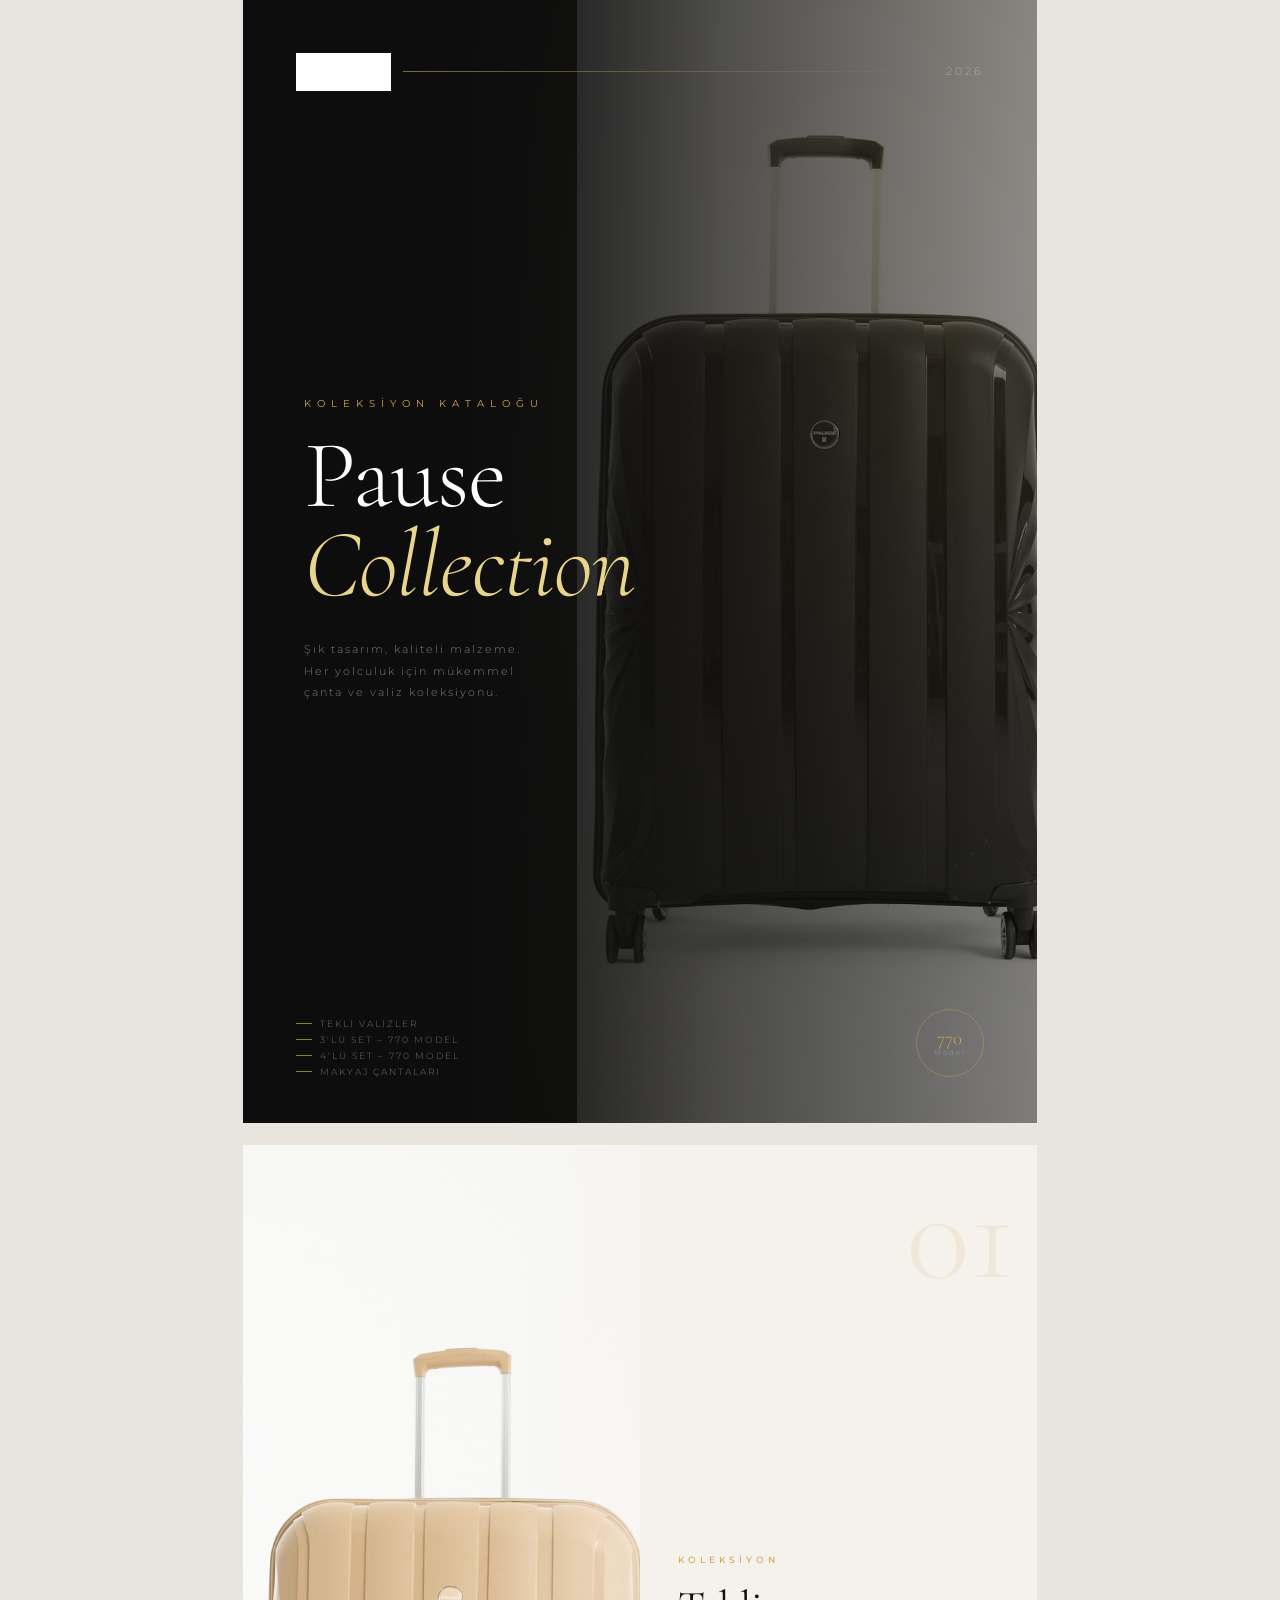
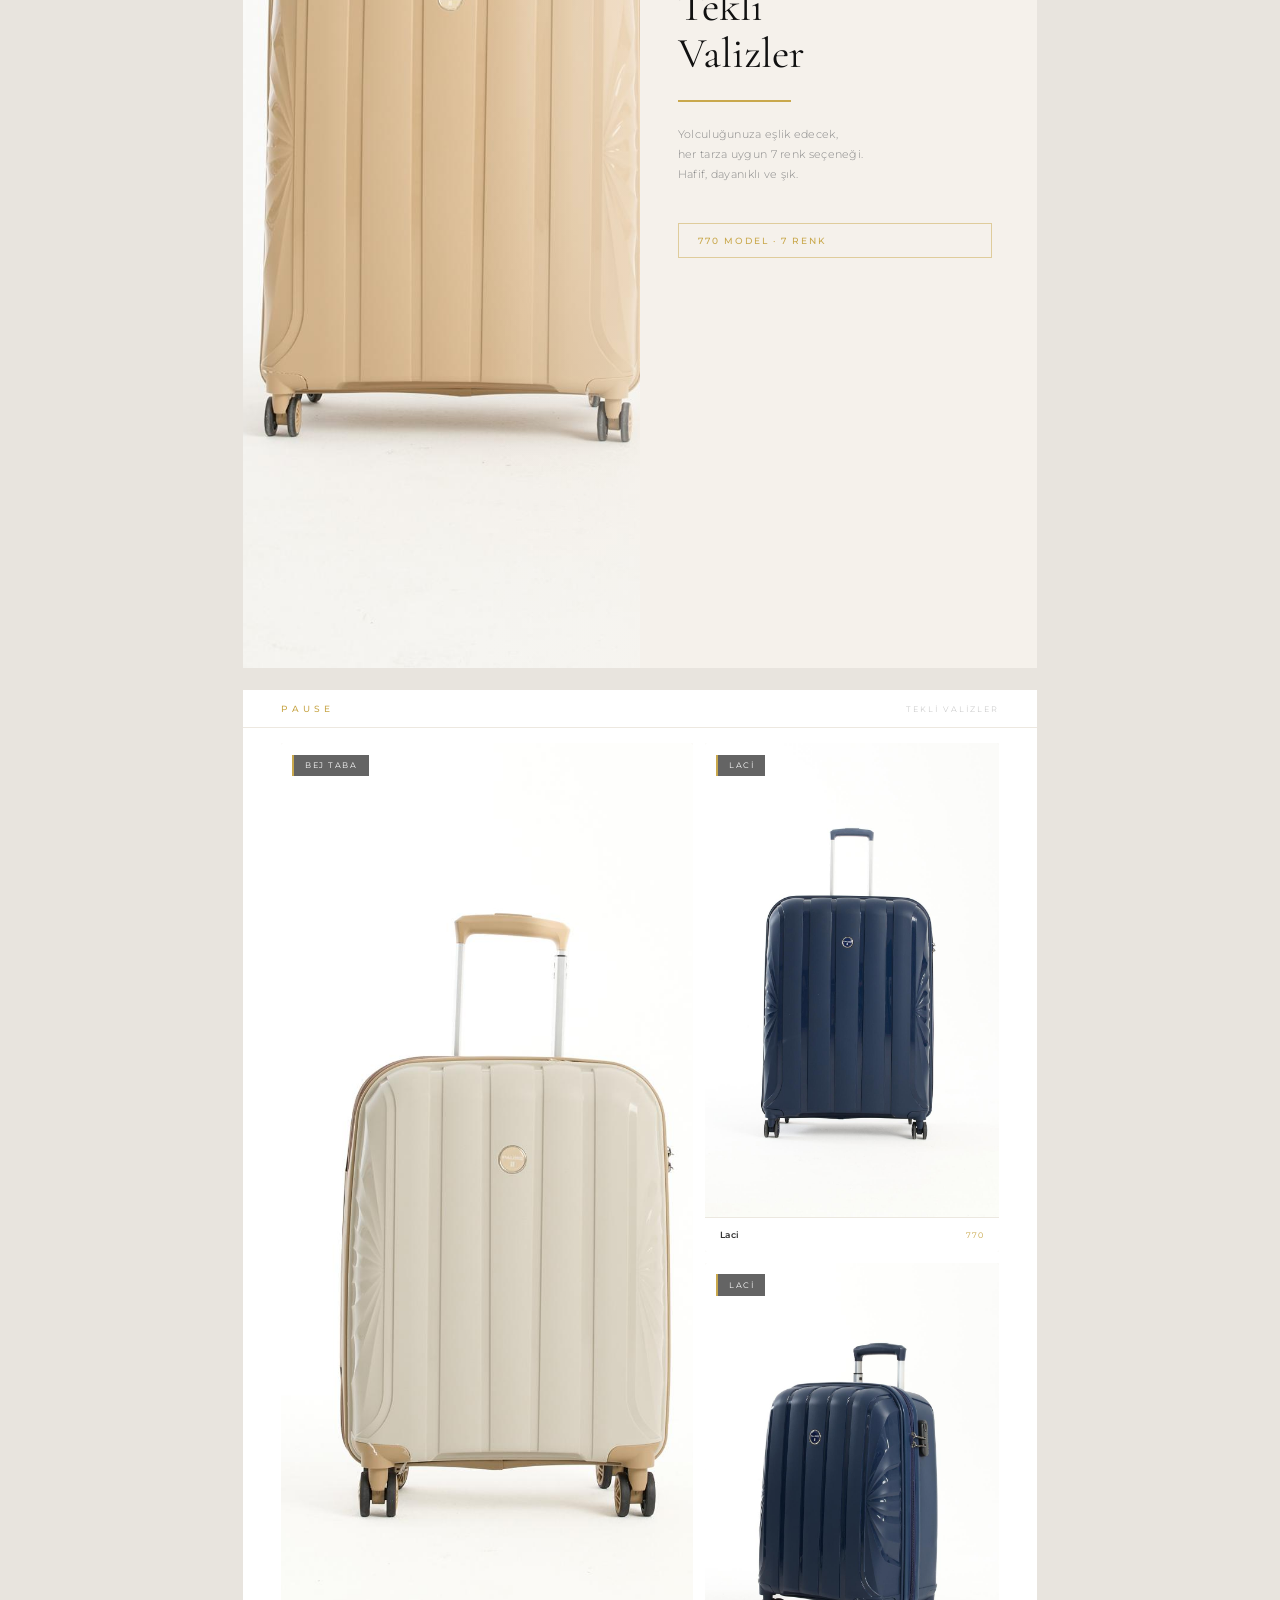
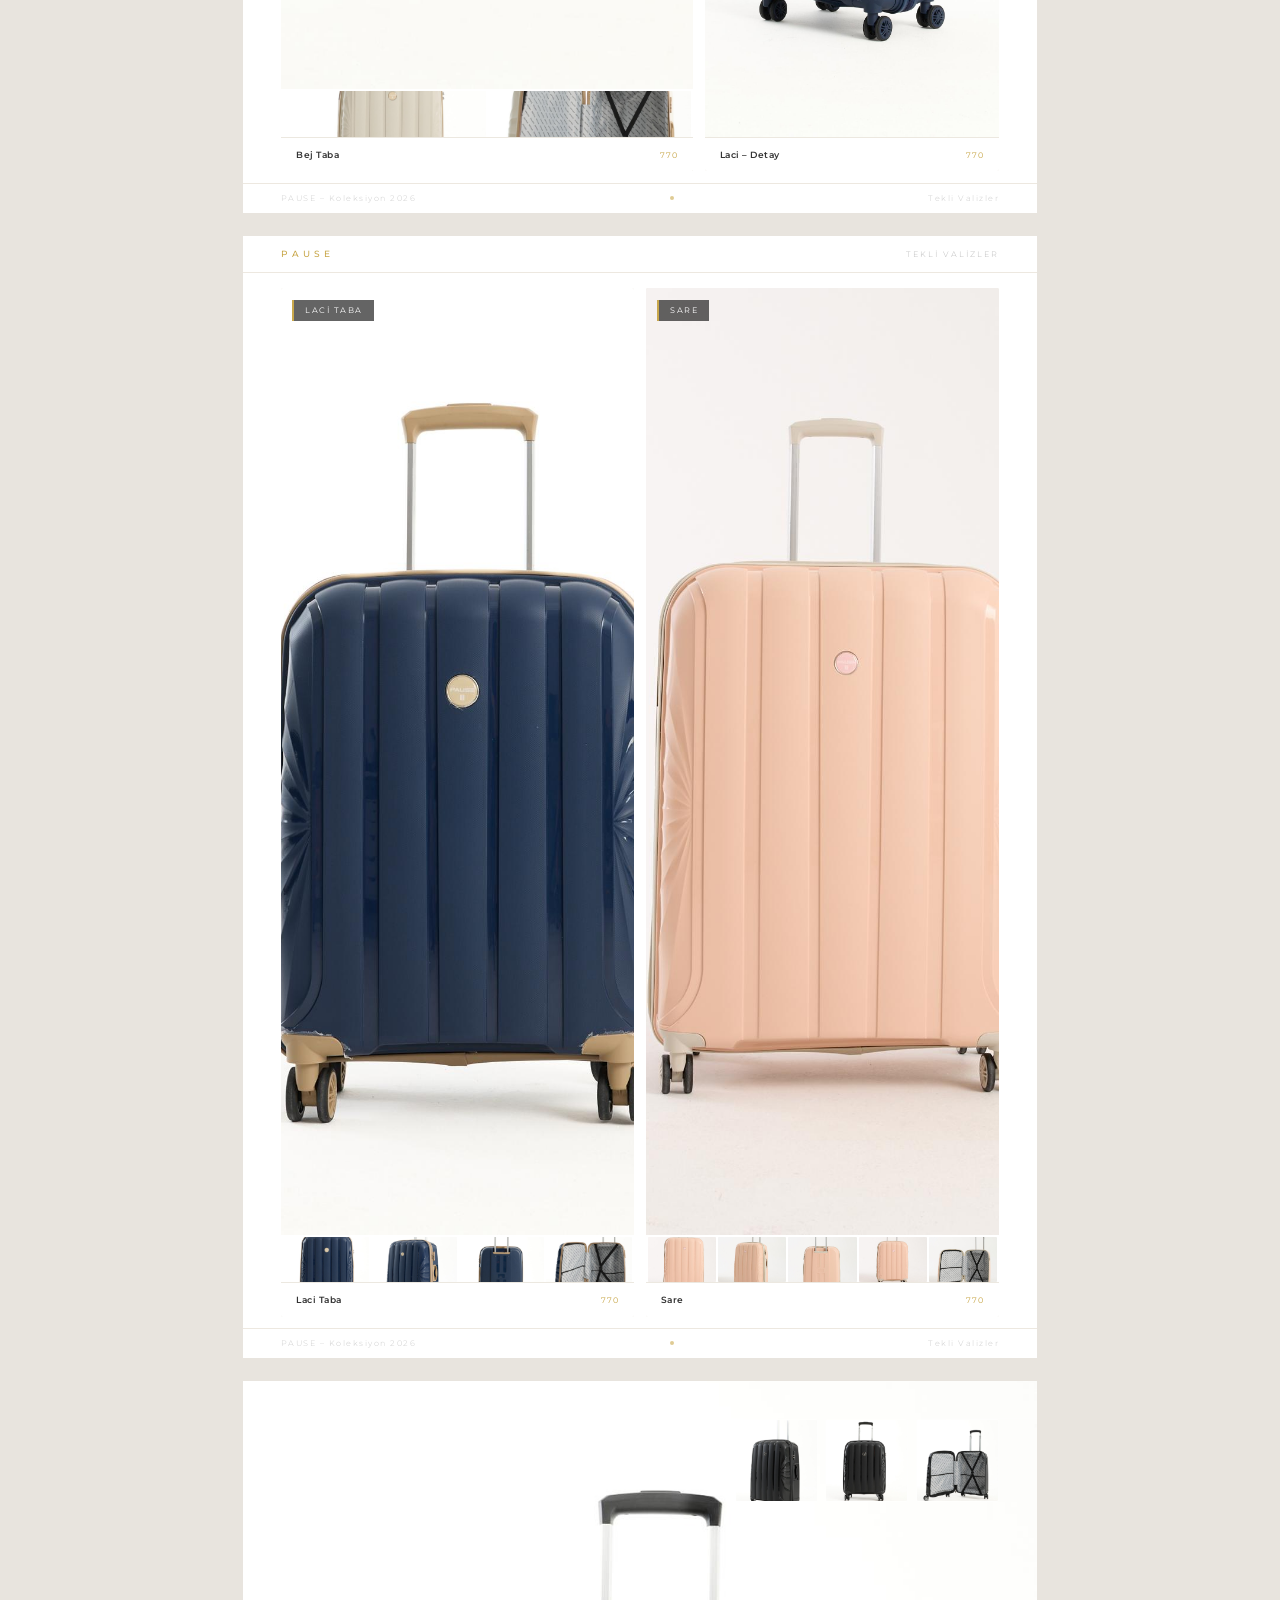
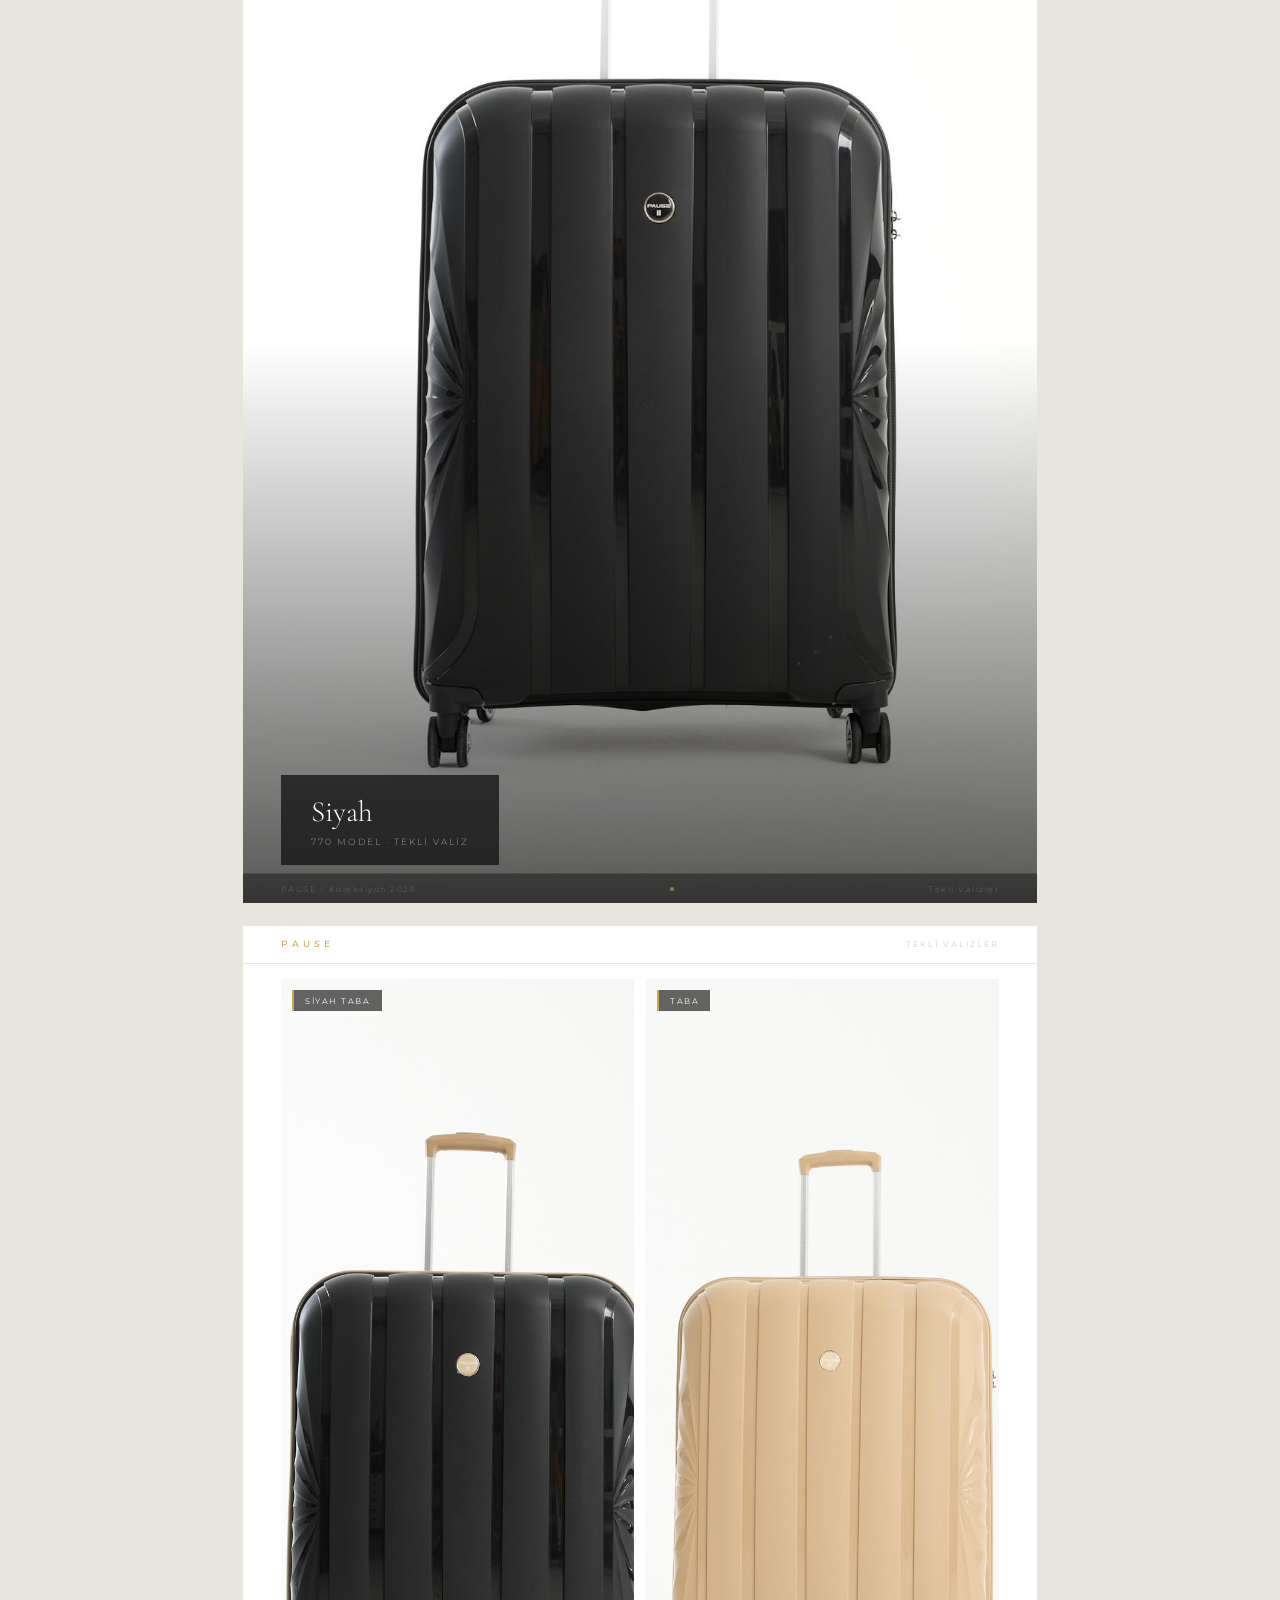
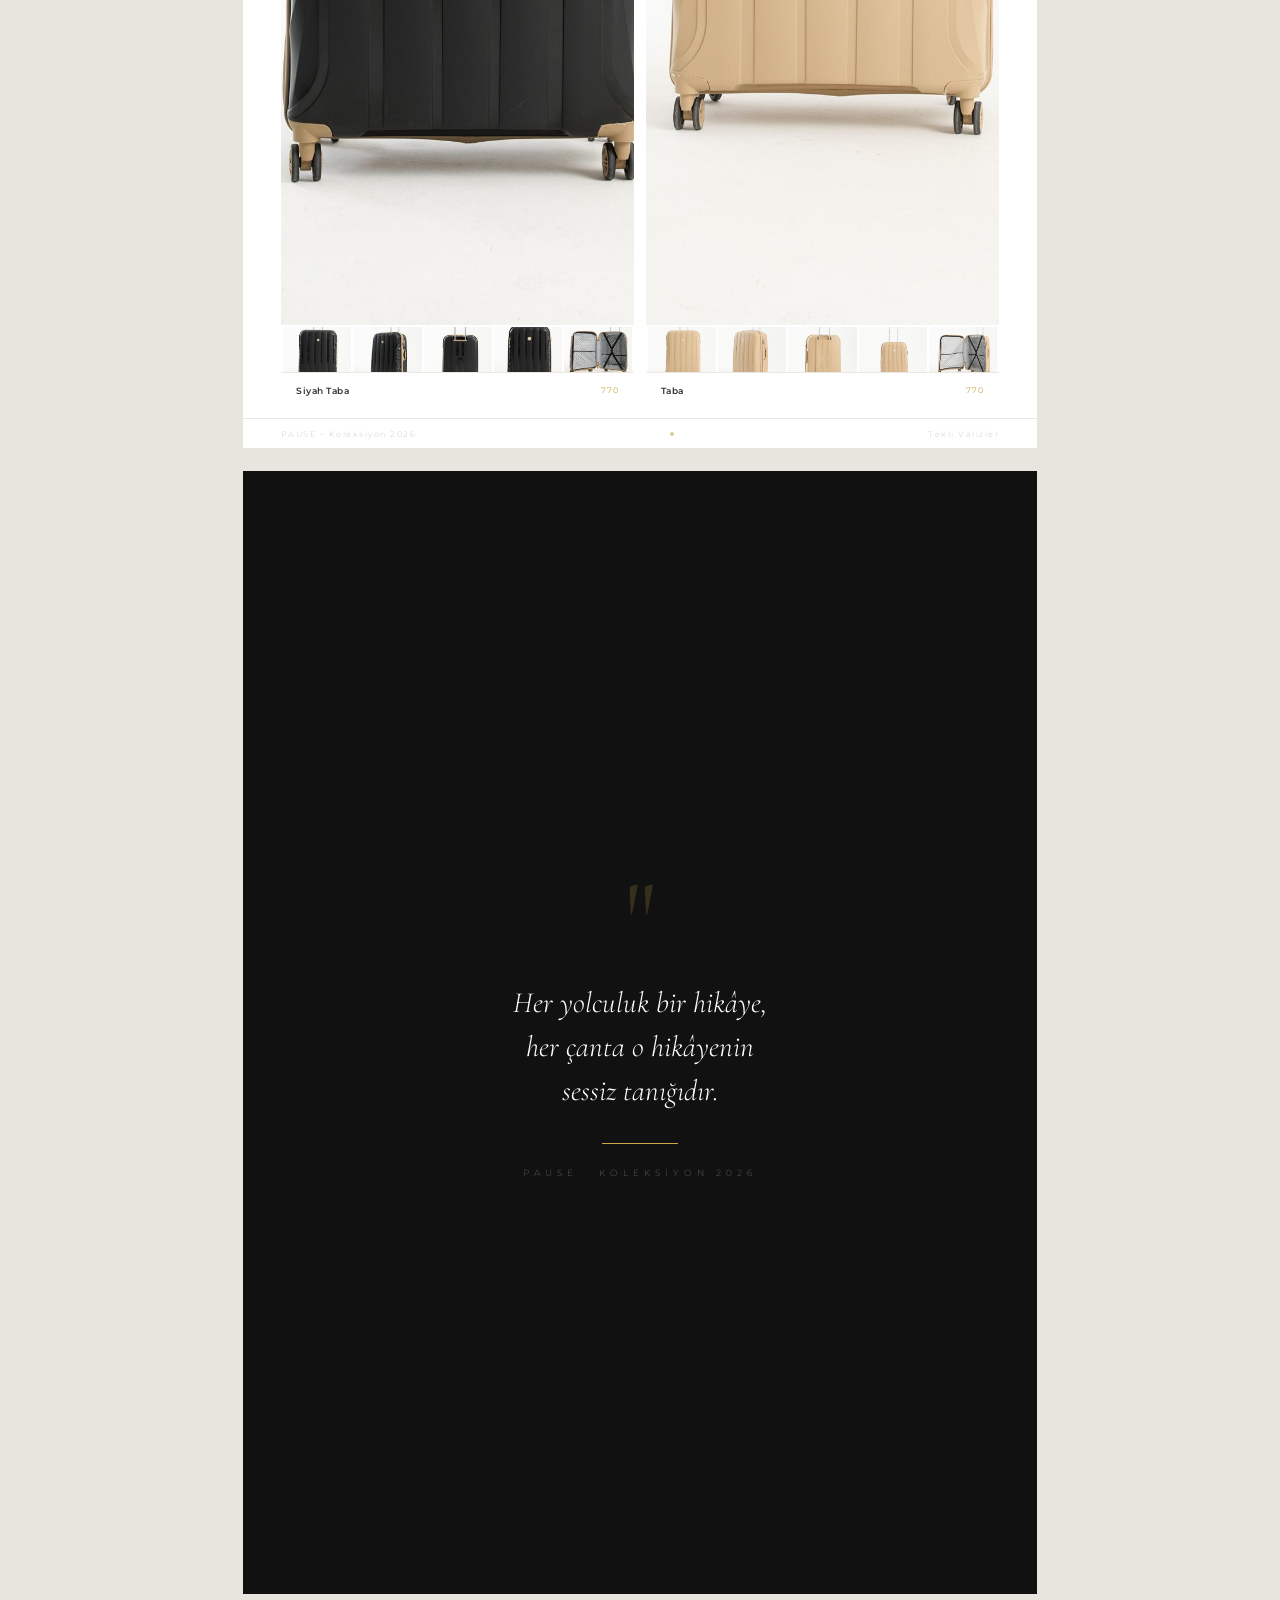
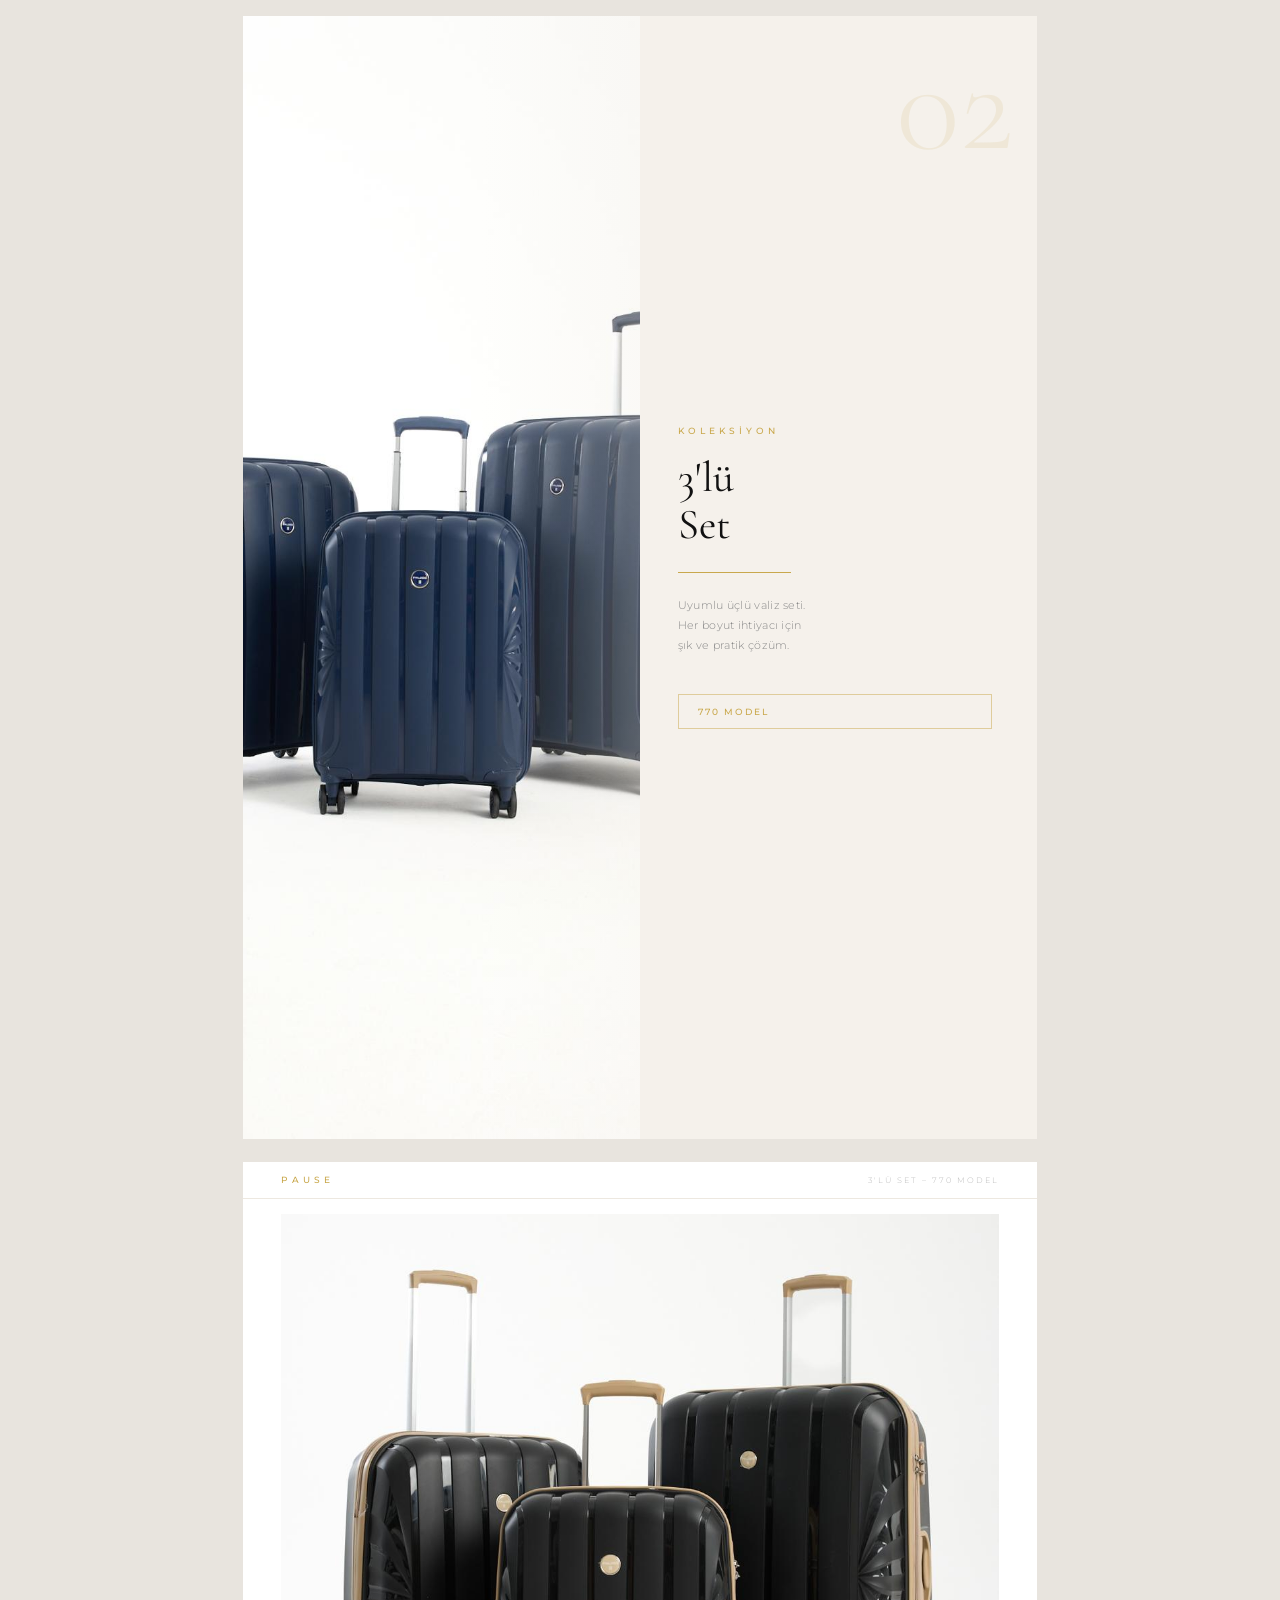
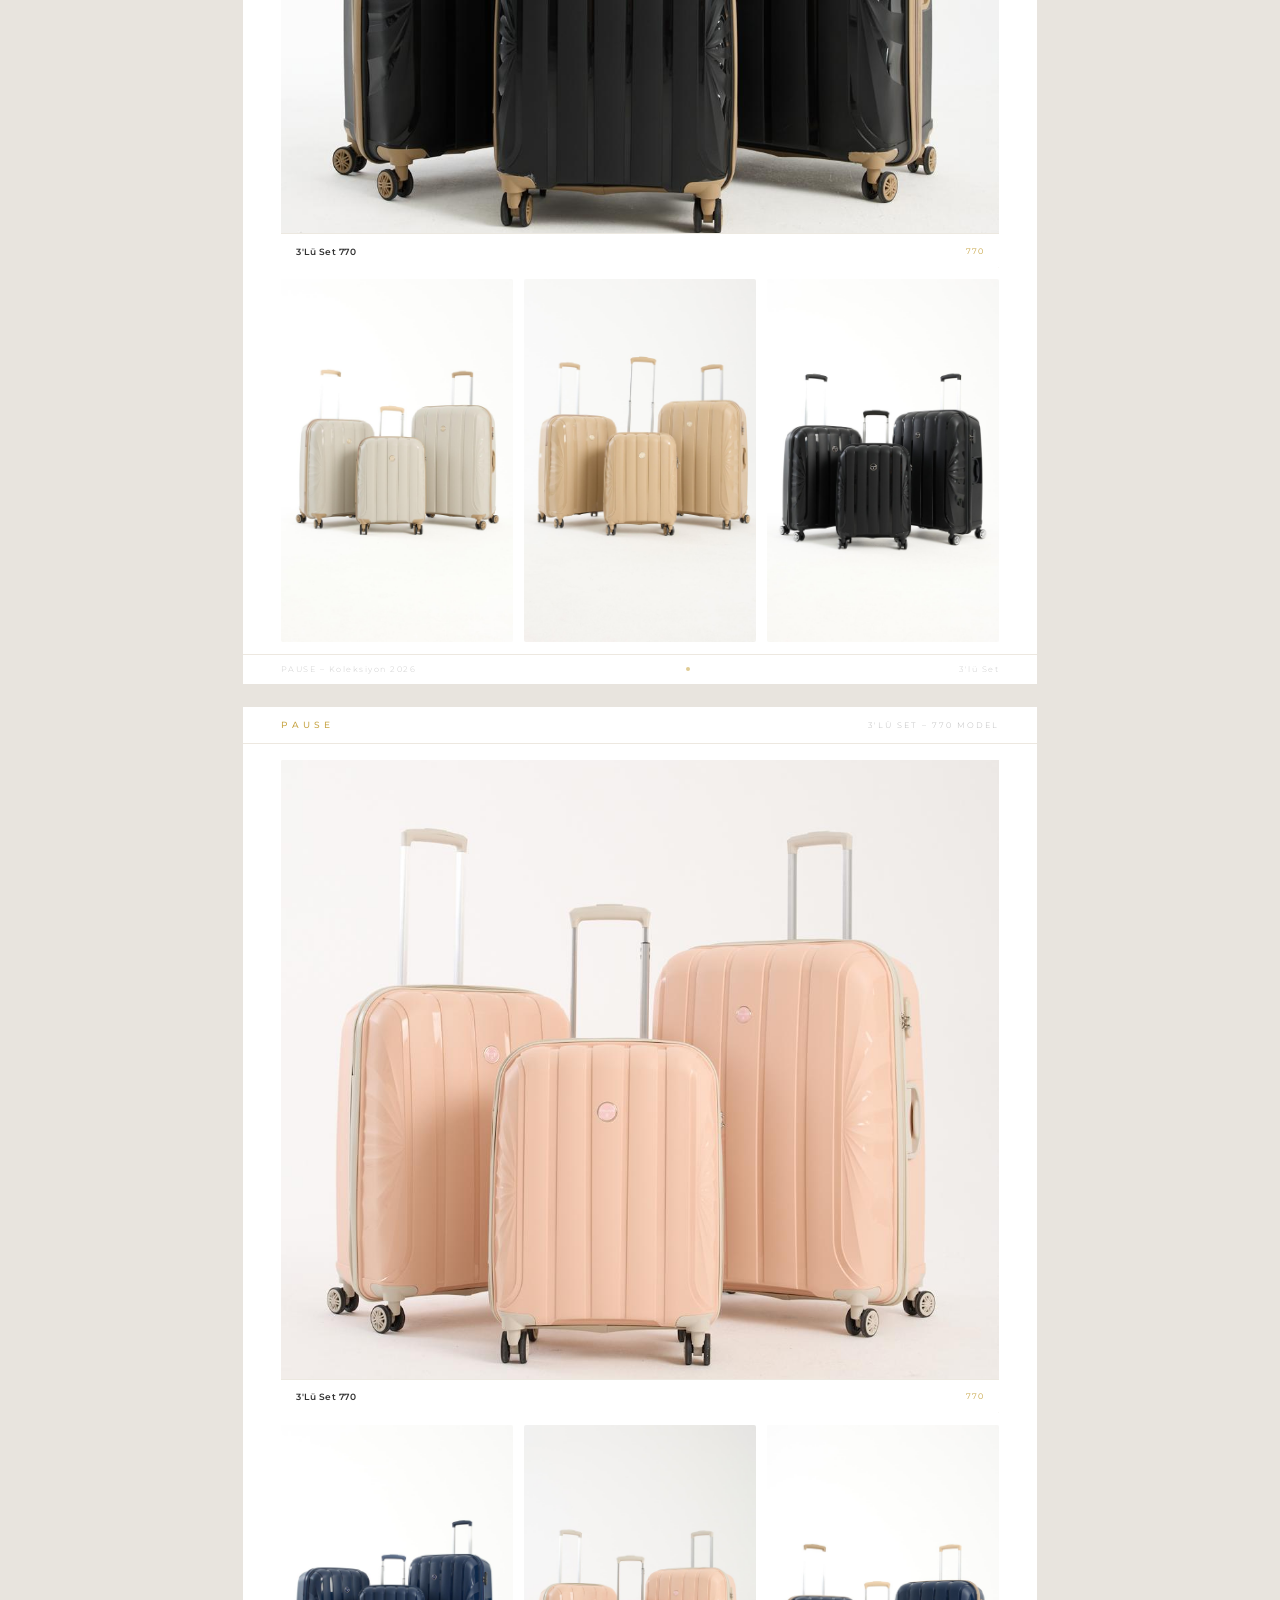
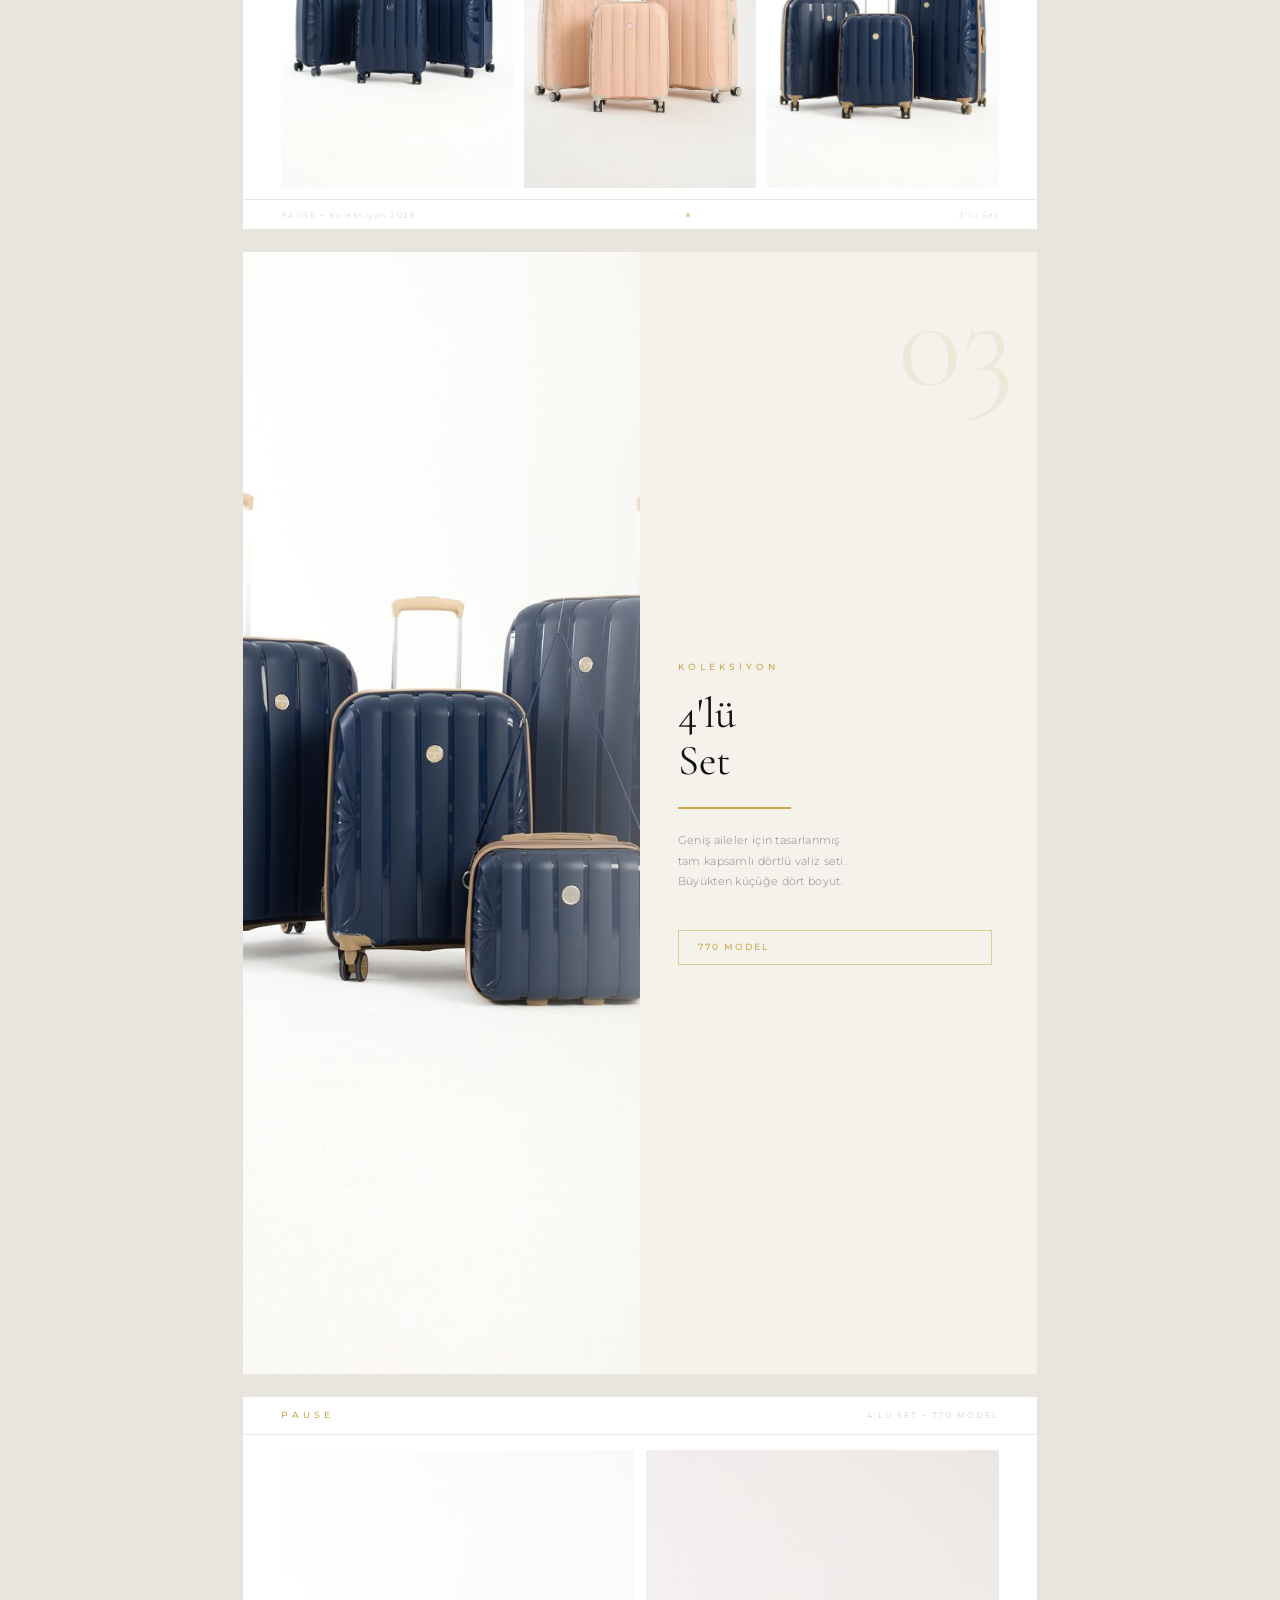
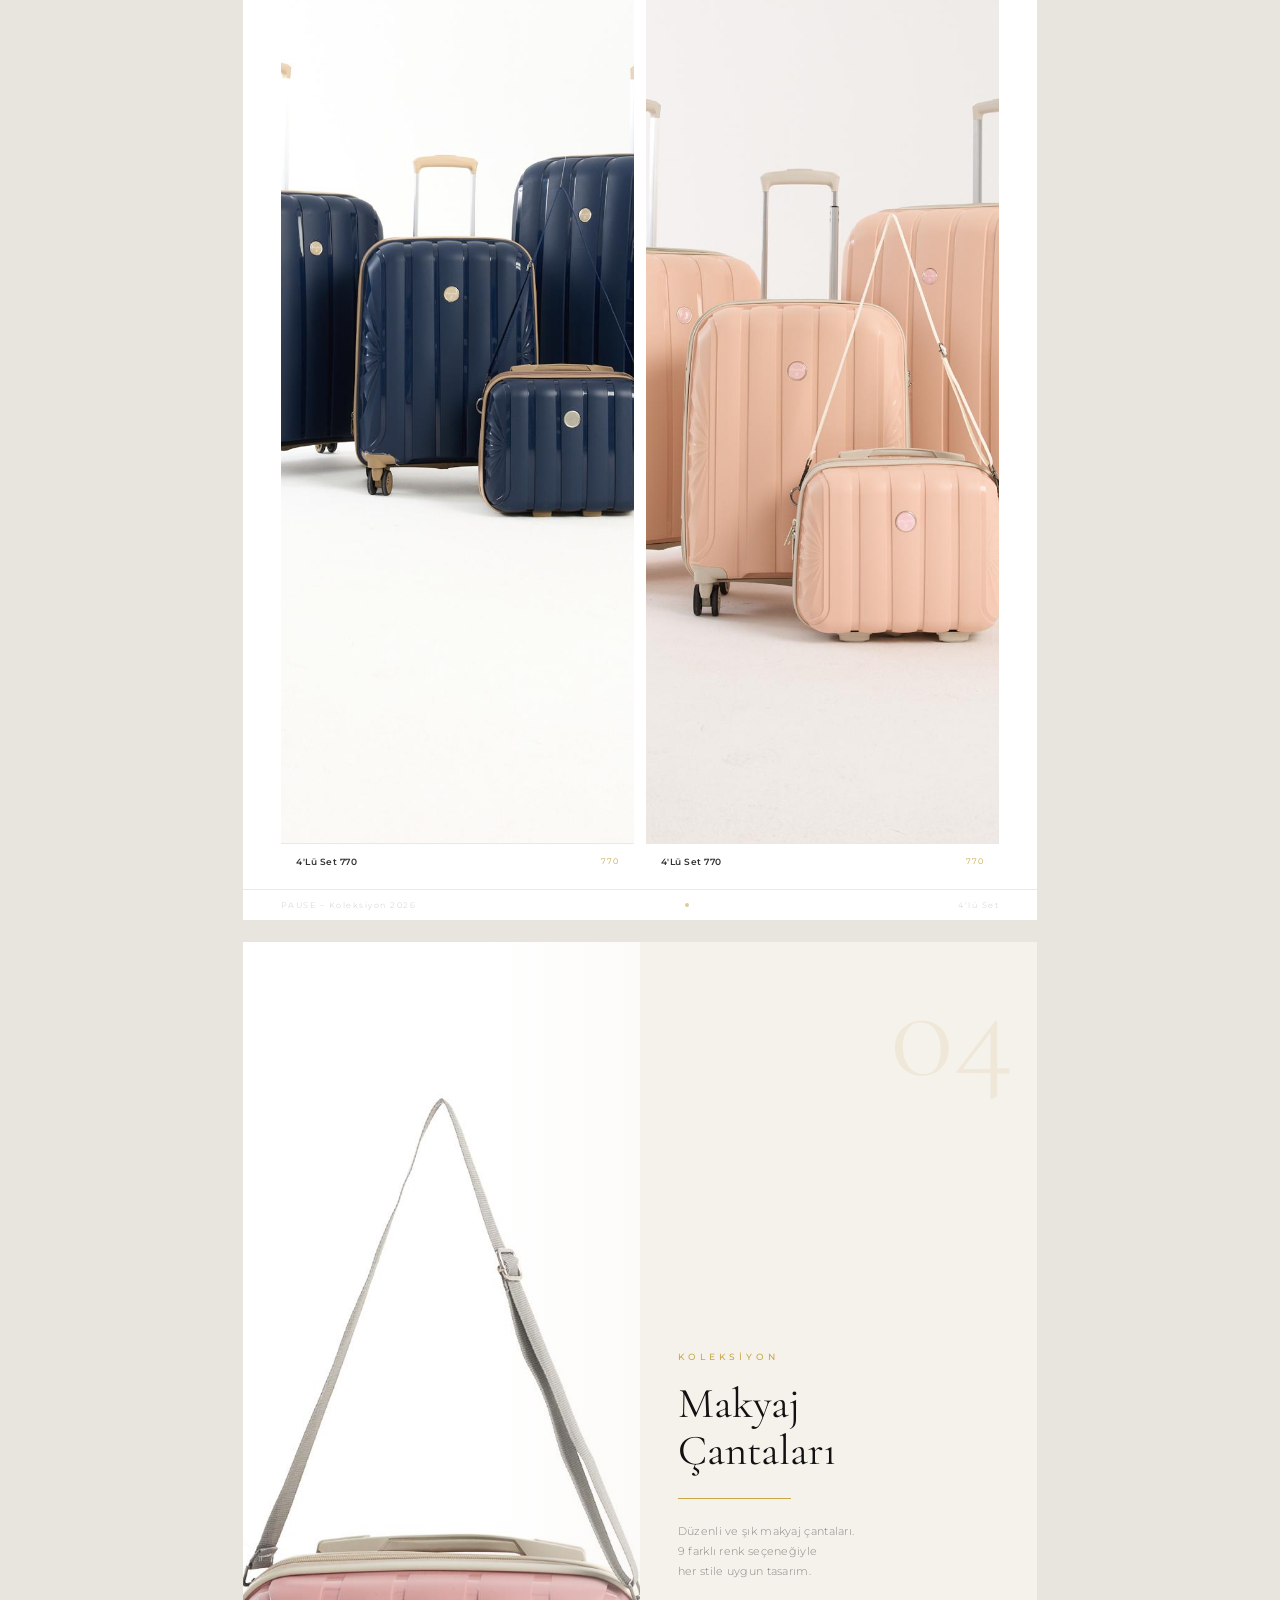
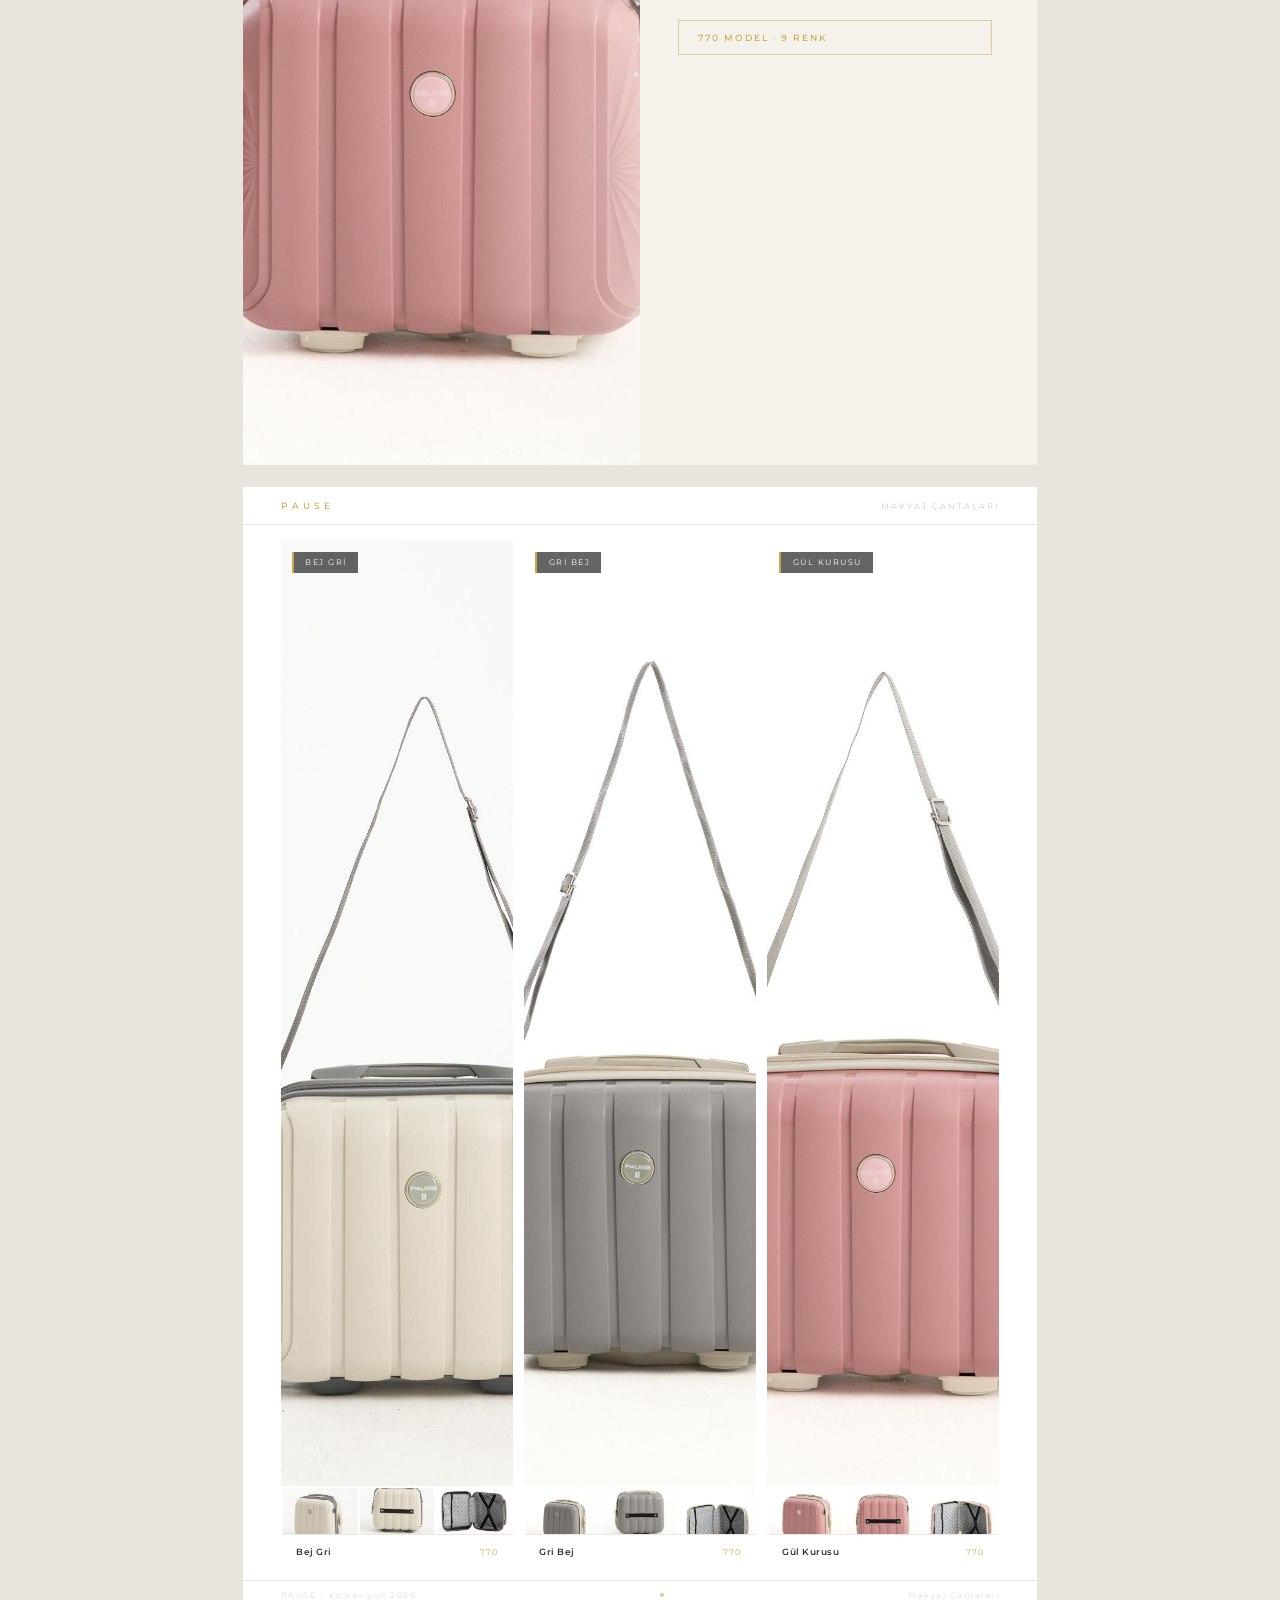
<file: katalog.html>
<!DOCTYPE html>
<html lang="tr">
<head>
  <meta charset="UTF-8"/>
  <title>PAUSE – Koleksiyon Kataloğu 2026</title>
  <link href="https://fonts.googleapis.com/css2?family=Cormorant+Garamond:ital,wght@0,300;0,400;0,600;1,300;1,400&family=Montserrat:wght@200;300;400;500;600&display=swap" rel="stylesheet"/>
  <style>

    :root {
      --gold: #C9A84C;
      --gold-light: #e8d48a;
      --dark: #111111;
      --mid: #2c2c2c;
      --light: #f5f1eb;
      --white: #ffffff;
      --gray: #888;
    }

    * { box-sizing: border-box; margin: 0; padding: 0; }

    body {
      background: #e8e4de;
      font-family: 'Montserrat', sans-serif;
    }

    /* ==============================
       SAYFA KABI
    ============================== */
    .page {
      width: 210mm;
      height: 297mm;
      margin: 0 auto 6mm;
      background: #fff;
      position: relative;
      overflow: hidden;
      page-break-after: always;
    }

    /* ==============================
       KAPAK
    ============================== */
    .cover {
      background: var(--dark);
      display: flex;
      flex-direction: column;
    }

    .cover-bg {
      position: absolute;
      inset: 0;
      background:
        radial-gradient(ellipse at 80% 20%, rgba(201,168,76,0.18) 0%, transparent 55%),
        radial-gradient(ellipse at 10% 90%, rgba(201,168,76,0.10) 0%, transparent 50%),
        linear-gradient(160deg, #0d0d0d 0%, #1a1a1a 40%, #0f0e0b 100%);
    }

    .cover-photo {
      position: absolute;
      right: 0;
      top: 0;
      width: 58%;
      height: 100%;
      object-fit: cover;
      opacity: 0.55;
      mix-blend-mode: luminosity;
    }

    .cover-vignette {
      position: absolute;
      inset: 0;
      background: linear-gradient(to right, #0d0d0d 28%, rgba(13,13,13,0.55) 60%, rgba(13,13,13,0.15) 100%);
    }

    .cover-content {
      position: relative;
      z-index: 2;
      height: 100%;
      display: flex;
      flex-direction: column;
      justify-content: space-between;
      padding: 14mm 14mm 12mm;
    }

    .cover-top {
      display: flex;
      align-items: center;
      gap: 12px;
    }

    .cover-logo {
      height: 38px;
      object-fit: contain;
      filter: brightness(0) invert(1);
    }

    .cover-top-line {
      flex: 1;
      height: 1px;
      background: linear-gradient(to right, rgba(201,168,76,0.6), transparent);
    }

    .cover-top-year {
      font-family: 'Montserrat', sans-serif;
      font-size: 8pt;
      letter-spacing: 3px;
      color: rgba(255,255,255,0.35);
      font-weight: 300;
    }

    .cover-mid {
      padding-left: 2mm;
    }

    .cover-sub {
      font-family: 'Montserrat', sans-serif;
      font-size: 7.5pt;
      letter-spacing: 6px;
      color: var(--gold);
      font-weight: 400;
      text-transform: uppercase;
      margin-bottom: 6mm;
      display: block;
    }

    .cover-title {
      font-family: 'Cormorant Garamond', serif;
      font-size: 72pt;
      color: #fff;
      font-weight: 300;
      line-height: 0.92;
      letter-spacing: -1px;
    }

    .cover-title em {
      font-style: italic;
      color: var(--gold-light);
    }

    .cover-desc {
      font-family: 'Montserrat', sans-serif;
      font-size: 8pt;
      color: rgba(255,255,255,0.45);
      font-weight: 300;
      letter-spacing: 2px;
      margin-top: 8mm;
      line-height: 2;
      max-width: 70mm;
    }

    .cover-bottom {
      display: flex;
      align-items: flex-end;
      justify-content: space-between;
    }

    .cover-categories {
      display: flex;
      flex-direction: column;
      gap: 5px;
    }

    .cover-cat-item {
      display: flex;
      align-items: center;
      gap: 8px;
      font-size: 7pt;
      color: rgba(255,255,255,0.4);
      letter-spacing: 2px;
      font-weight: 300;
      text-transform: uppercase;
    }

    .cover-cat-item::before {
      content: '';
      width: 16px;
      height: 1px;
      background: var(--gold);
      opacity: 0.7;
    }

    .cover-stamp {
      width: 18mm;
      height: 18mm;
      border: 1px solid rgba(201,168,76,0.4);
      border-radius: 50%;
      display: flex;
      flex-direction: column;
      align-items: center;
      justify-content: center;
      gap: 1px;
    }

    .cover-stamp span:first-child {
      font-size: 14pt;
      color: var(--gold);
      font-family: 'Cormorant Garamond', serif;
      font-weight: 300;
      line-height: 1;
    }

    .cover-stamp span:last-child {
      font-size: 5.5pt;
      color: rgba(255,255,255,0.3);
      letter-spacing: 2px;
      font-weight: 300;
    }

    /* ==============================
       BÖLÜM KAPAK
    ============================== */
    .sec-cover {
      display: grid;
      grid-template-columns: 1fr 1fr;
    }

    .sec-photo-side {
      position: relative;
      overflow: hidden;
    }

    .sec-photo-side img {
      width: 100%;
      height: 100%;
      object-fit: cover;
      display: block;
    }

    .sec-photo-overlay {
      position: absolute;
      inset: 0;
      background: linear-gradient(to right, transparent 60%, rgba(245,241,235,0.3) 100%);
    }

    .sec-text-side {
      background: var(--light);
      display: flex;
      flex-direction: column;
      justify-content: center;
      padding: 16mm 12mm 16mm 10mm;
      position: relative;
    }

    .sec-num {
      font-family: 'Cormorant Garamond', serif;
      font-size: 100pt;
      color: rgba(201,168,76,0.12);
      font-weight: 300;
      line-height: 1;
      position: absolute;
      top: 6mm;
      right: 6mm;
    }

    .sec-label {
      font-size: 6.5pt;
      letter-spacing: 4px;
      color: var(--gold);
      font-weight: 500;
      text-transform: uppercase;
      margin-bottom: 5mm;
    }

    .sec-title {
      font-family: 'Cormorant Garamond', serif;
      font-size: 32pt;
      color: var(--dark);
      font-weight: 400;
      line-height: 1.1;
      margin-bottom: 6mm;
    }

    .sec-line {
      width: 30mm;
      height: 1.5px;
      background: var(--gold);
      margin-bottom: 6mm;
    }

    .sec-desc {
      font-size: 8pt;
      color: var(--gray);
      font-weight: 300;
      line-height: 1.9;
      letter-spacing: 0.3px;
    }

    .sec-model-tag {
      margin-top: 10mm;
      display: inline-flex;
      align-items: center;
      gap: 6px;
      border: 1px solid rgba(201,168,76,0.5);
      padding: 3mm 5mm;
      font-size: 6.5pt;
      letter-spacing: 2px;
      color: var(--gold);
      font-weight: 500;
      text-transform: uppercase;
    }

    /* ==============================
       SAYFA HEADER/FOOTER
    ============================== */
    .ph {
      position: absolute;
      top: 0; left: 0; right: 0;
      height: 10mm;
      display: flex;
      align-items: center;
      justify-content: space-between;
      padding: 0 10mm;
      z-index: 5;
      border-bottom: 0.5px solid #ede8e0;
    }

    .ph-brand {
      font-size: 6.5pt;
      letter-spacing: 4px;
      color: var(--gold);
      font-weight: 500;
      text-transform: uppercase;
    }

    .ph-cat {
      font-size: 6pt;
      letter-spacing: 2px;
      color: #bbb;
      text-transform: uppercase;
      font-weight: 300;
    }

    .pf {
      position: absolute;
      bottom: 0; left: 0; right: 0;
      height: 8mm;
      display: flex;
      align-items: center;
      justify-content: space-between;
      padding: 0 10mm;
      border-top: 0.5px solid #ede8e0;
    }

    .pf span {
      font-size: 6pt;
      color: #ccc;
      letter-spacing: 1.5px;
      font-weight: 300;
    }

    .pf-dot {
      width: 4px; height: 4px;
      border-radius: 50%;
      background: var(--gold);
      opacity: 0.6;
    }

    /* ==============================
       İÇERİK ALANI
    ============================== */
    .content {
      position: absolute;
      top: 10mm; bottom: 8mm; left: 0; right: 0;
    }

    /* --- LAYOUT A: 2 büyük kart yan yana --- */
    .layout-a {
      display: grid;
      grid-template-columns: 1fr 1fr;
      gap: 3mm;
      padding: 4mm 10mm 3mm;
      height: 100%;
    }

    /* --- LAYOUT B: 1 büyük sol + 2 küçük sağ --- */
    .layout-b {
      display: grid;
      grid-template-columns: 1.4fr 1fr;
      grid-template-rows: 1fr 1fr;
      gap: 3mm;
      padding: 4mm 10mm 3mm;
      height: 100%;
    }

    .layout-b .span2 {
      grid-row: 1 / 3;
    }

    /* --- LAYOUT C: 3 eşit sütun --- */
    .layout-c {
      display: grid;
      grid-template-columns: 1fr 1fr 1fr;
      gap: 3mm;
      padding: 4mm 10mm 3mm;
      height: 100%;
    }

    /* --- LAYOUT D: Tam sayfa hero --- */
    .layout-d {
      height: 100%;
      position: relative;
    }

    .layout-d img.hero {
      width: 100%;
      height: 100%;
      object-fit: cover;
      display: block;
    }

    .layout-d .hero-info {
      position: absolute;
      bottom: 10mm;
      left: 10mm;
      background: rgba(17,17,17,0.75);
      backdrop-filter: blur(4px);
      padding: 5mm 8mm;
      max-width: 70mm;
    }

    .layout-d .hero-info h3 {
      font-family: 'Cormorant Garamond', serif;
      font-size: 22pt;
      color: #fff;
      font-weight: 300;
      margin-bottom: 2mm;
    }

    .layout-d .hero-info p {
      font-size: 6.5pt;
      color: rgba(255,255,255,0.55);
      letter-spacing: 2px;
      font-weight: 300;
      text-transform: uppercase;
    }

    .thumb-row {
      position: absolute;
      top: 10mm;
      right: 10mm;
      display: flex;
      gap: 2mm;
    }

    .thumb-row img {
      width: 22mm;
      height: 22mm;
      object-fit: cover;
      border: 1.5px solid rgba(255,255,255,0.3);
      border-radius: 2px;
    }

    /* --- LAYOUT E: Büyük üst + 3 küçük alt --- */
    .layout-e {
      display: grid;
      grid-template-rows: 1.8fr 1fr;
      gap: 3mm;
      padding: 4mm 10mm 3mm;
      height: 100%;
    }

    .layout-e-bottom {
      display: grid;
      grid-template-columns: 1fr 1fr 1fr;
      gap: 3mm;
    }

    /* ==============================
       KART STİLİ
    ============================== */
    .kart {
      position: relative;
      overflow: hidden;
      border-radius: 2px;
      background: #f0ece4;
      display: flex;
      flex-direction: column;
    }

    .kart img {
      width: 100%;
      flex: 1;
      object-fit: cover;
      display: block;
      min-height: 0;
    }

    .kart-label {
      padding: 3mm 4mm;
      background: #fff;
      border-top: 1px solid #ece8e0;
      display: flex;
      align-items: center;
      justify-content: space-between;
      flex-shrink: 0;
    }

    .kart-label .kname {
      font-size: 7pt;
      font-weight: 600;
      color: #333;
      letter-spacing: 0.5px;
      text-transform: capitalize;
    }

    .kart-label .kmodel {
      font-size: 6pt;
      color: var(--gold);
      letter-spacing: 1px;
      font-weight: 400;
    }

    .kart-thumbs {
      display: flex;
      gap: 2px;
      padding: 2px 2px 0;
      background: #fff;
    }

    .kart-thumbs img {
      flex: 1;
      height: 12mm;
      object-fit: cover;
      border-radius: 1px;
      min-width: 0;
    }

    .color-badge {
      position: absolute;
      top: 3mm;
      left: 3mm;
      background: rgba(17,17,17,0.65);
      backdrop-filter: blur(3px);
      padding: 1.5mm 3mm;
      font-size: 6pt;
      color: #fff;
      letter-spacing: 1.5px;
      font-weight: 400;
      text-transform: uppercase;
      border-left: 2px solid var(--gold);
      z-index: 2;
    }

    /* ==============================
       ARA SAYFA – ALINTI
    ============================== */
    .quote-page {
      background: var(--dark);
      display: flex;
      flex-direction: column;
      align-items: center;
      justify-content: center;
      text-align: center;
      padding: 20mm;
    }

    .quote-page .q-deco {
      font-family: 'Cormorant Garamond', serif;
      font-size: 80pt;
      color: var(--gold);
      opacity: 0.2;
      line-height: 0.6;
      margin-bottom: 8mm;
    }

    .quote-page .q-text {
      font-family: 'Cormorant Garamond', serif;
      font-size: 22pt;
      color: #fff;
      font-weight: 300;
      font-style: italic;
      line-height: 1.5;
      max-width: 130mm;
      margin-bottom: 8mm;
    }

    .quote-page .q-line {
      width: 20mm;
      height: 1px;
      background: var(--gold);
      margin: 0 auto 6mm;
    }

    .quote-page .q-brand {
      font-size: 7pt;
      letter-spacing: 5px;
      color: rgba(255,255,255,0.3);
      font-weight: 300;
      text-transform: uppercase;
    }

    /* ==============================
       ARKA KAPAK
    ============================== */
    .back-cover {
      background: var(--dark);
      display: flex;
      flex-direction: column;
      align-items: center;
      justify-content: center;
      position: relative;
      overflow: hidden;
    }

    .back-cover-bg {
      position: absolute;
      inset: 0;
      background:
        radial-gradient(ellipse at 50% 40%, rgba(201,168,76,0.1) 0%, transparent 60%),
        #0d0d0d;
    }

    .back-cover-content {
      position: relative;
      z-index: 2;
      text-align: center;
      display: flex;
      flex-direction: column;
      align-items: center;
      gap: 6mm;
    }

    .back-cover-logo {
      height: 55px;
      object-fit: contain;
      filter: brightness(0) invert(1);
      opacity: 0.7;
    }

    .back-cover-line {
      width: 50mm;
      height: 1px;
      background: linear-gradient(to right, transparent, var(--gold), transparent);
    }

    .back-cover-tagline {
      font-family: 'Cormorant Garamond', serif;
      font-size: 16pt;
      color: rgba(255,255,255,0.5);
      font-style: italic;
      font-weight: 300;
      letter-spacing: 1px;
    }

    .back-cover-contact {
      display: flex;
      flex-direction: column;
      gap: 3mm;
      margin-top: 4mm;
    }

    .back-cover-contact p {
      font-size: 7pt;
      color: rgba(255,255,255,0.3);
      letter-spacing: 2px;
      font-weight: 300;
      text-align: center;
    }

    .back-cover-contact p span {
      color: var(--gold);
      opacity: 0.8;
    }

    /* ==============================
       BASKI
    ============================== */
    @media print {
      @page { size: A4; margin: 0; }
      body { background: #fff; }
      .page { margin: 0; }
    }

  </style>
</head>
<body>

<!-- ══════════════════════════════════════
     KAPAK
══════════════════════════════════════ -->
<div class="page cover">
  <div class="cover-bg"></div>
  <img class="cover-photo" src="fotolar/tekli fotolar/siyah/1.JPG" alt=""/>
  <div class="cover-vignette"></div>
  <div class="cover-content">

    <div class="cover-top">
      <img class="cover-logo" src="pause.jpg" alt="PAUSE"/>
      <div class="cover-top-line"></div>
      <span class="cover-top-year">2026</span>
    </div>

    <div class="cover-mid">
      <span class="cover-sub">Koleksiyon Kataloğu</span>
      <div class="cover-title">
        Pause<br/><em>Collection</em>
      </div>
      <p class="cover-desc">
        Şık tasarım, kaliteli malzeme.<br/>
        Her yolculuk için mükemmel<br/>
        çanta ve valiz koleksiyonu.
      </p>
    </div>

    <div class="cover-bottom">
      <div class="cover-categories">
        <div class="cover-cat-item">Tekli Valizler</div>
        <div class="cover-cat-item">3'lü Set – 770 Model</div>
        <div class="cover-cat-item">4'lü Set – 770 Model</div>
        <div class="cover-cat-item">Makyaj Çantaları</div>
      </div>
      <div class="cover-stamp">
        <span>770</span>
        <span>Model</span>
      </div>
    </div>

  </div>
</div>


<!-- ══════════════════════════════════════
     BÖLÜM 01: TEKLİ VALİZLER
══════════════════════════════════════ -->
<div class="page sec-cover">
  <div class="sec-photo-side">
    <img src="fotolar/tekli fotolar/taba/1.JPG" alt=""/>
    <div class="sec-photo-overlay"></div>
  </div>
  <div class="sec-text-side">
    <div class="sec-num">01</div>
    <span class="sec-label">Koleksiyon</span>
    <h2 class="sec-title">Tekli<br/>Valizler</h2>
    <div class="sec-line"></div>
    <p class="sec-desc">
      Yolculuğunuza eşlik edecek,<br/>
      her tarza uygun 7 renk seçeneği.<br/>
      Hafif, dayanıklı ve şık.
    </p>
    <div class="sec-model-tag">770 Model · 7 Renk</div>
  </div>
</div>

<!-- Tekli: Bej Taba (büyük) + Laci (layout-b) -->
<div class="page">
  <div class="ph"><span class="ph-brand">Pause</span><span class="ph-cat">Tekli Valizler</span></div>
  <div class="content">
    <div class="layout-b">
      <div class="kart span2">
        <div class="color-badge">Bej Taba</div>
        <img src="fotolar/tekli fotolar/bej taba/1.JPG" alt=""/>
        <div class="kart-thumbs">
          <img src="fotolar/tekli fotolar/bej taba/1.JPG" alt=""/>
          <img src="fotolar/tekli fotolar/bej taba/2.JPG" alt=""/>
        </div>
        <div class="kart-label"><span class="kname">Bej Taba</span><span class="kmodel">770</span></div>
      </div>
      <div class="kart">
        <div class="color-badge">Laci</div>
        <img src="fotolar/tekli fotolar/laci/1.JPG" alt=""/>
        <div class="kart-label"><span class="kname">Laci</span><span class="kmodel">770</span></div>
      </div>
      <div class="kart">
        <div class="color-badge">Laci</div>
        <img src="fotolar/tekli fotolar/laci/2.JPG" alt=""/>
        <div class="kart-label"><span class="kname">Laci – Detay</span><span class="kmodel">770</span></div>
      </div>
    </div>
  </div>
  <div class="pf"><span>PAUSE – Koleksiyon 2026</span><div class="pf-dot"></div><span>Tekli Valizler</span></div>
</div>

<!-- Tekli: Laci Taba + Sare (layout-a) -->
<div class="page">
  <div class="ph"><span class="ph-brand">Pause</span><span class="ph-cat">Tekli Valizler</span></div>
  <div class="content">
    <div class="layout-a">
      <div class="kart">
        <div class="color-badge">Laci Taba</div>
        <img src="fotolar/tekli fotolar/laci taba/1.JPG" alt=""/>
        <div class="kart-thumbs">
          <img src="fotolar/tekli fotolar/laci taba/1.JPG" alt=""/>
          <img src="fotolar/tekli fotolar/laci taba/2.JPG" alt=""/>
          <img src="fotolar/tekli fotolar/laci taba/3.JPG" alt=""/>
          <img src="fotolar/tekli fotolar/laci taba/4.JPG" alt=""/>
        </div>
        <div class="kart-label"><span class="kname">Laci Taba</span><span class="kmodel">770</span></div>
      </div>
      <div class="kart">
        <div class="color-badge">Sare</div>
        <img src="fotolar/tekli fotolar/sare/1.JPG" alt=""/>
        <div class="kart-thumbs">
          <img src="fotolar/tekli fotolar/sare/1.JPG" alt=""/>
          <img src="fotolar/tekli fotolar/sare/2.JPG" alt=""/>
          <img src="fotolar/tekli fotolar/sare/3.JPG" alt=""/>
          <img src="fotolar/tekli fotolar/sare/4.JPG" alt=""/>
          <img src="fotolar/tekli fotolar/sare/5.JPG" alt=""/>
        </div>
        <div class="kart-label"><span class="kname">Sare</span><span class="kmodel">770</span></div>
      </div>
    </div>
  </div>
  <div class="pf"><span>PAUSE – Koleksiyon 2026</span><div class="pf-dot"></div><span>Tekli Valizler</span></div>
</div>

<!-- Tekli: Siyah – tam sayfa hero -->
<div class="page">
  <div class="ph" style="border-bottom-color:rgba(255,255,255,0.1);background:transparent;">
    <span class="ph-brand" style="color:rgba(255,255,255,0.6);">Pause</span>
    <span class="ph-cat" style="color:rgba(255,255,255,0.3);">Tekli Valizler</span>
  </div>
  <div class="layout-d" style="height:100%;">
    <img class="hero" src="fotolar/tekli fotolar/siyah/1.JPG" alt="Siyah"/>
    <div style="position:absolute;inset:0;background:linear-gradient(to top, rgba(0,0,0,0.65) 0%, transparent 50%);"></div>
    <div class="hero-info">
      <h3>Siyah</h3>
      <p>770 Model · Tekli Valiz</p>
    </div>
    <div class="thumb-row">
      <img src="fotolar/tekli fotolar/siyah/2.JPG" alt=""/>
      <img src="fotolar/tekli fotolar/siyah/3.JPG" alt=""/>
      <img src="fotolar/tekli fotolar/siyah/4.JPG" alt=""/>
    </div>
  </div>
  <div class="pf" style="background:rgba(0,0,0,0.4);border-top-color:rgba(255,255,255,0.08);">
    <span style="color:rgba(255,255,255,0.25);">PAUSE – Koleksiyon 2026</span>
    <div class="pf-dot"></div>
    <span style="color:rgba(255,255,255,0.25);">Tekli Valizler</span>
  </div>
</div>

<!-- Tekli: Siyah Taba + Taba (layout-a) -->
<div class="page">
  <div class="ph"><span class="ph-brand">Pause</span><span class="ph-cat">Tekli Valizler</span></div>
  <div class="content">
    <div class="layout-a">
      <div class="kart">
        <div class="color-badge">Siyah Taba</div>
        <img src="fotolar/tekli fotolar/siyah taba/1.JPG" alt=""/>
        <div class="kart-thumbs">
          <img src="fotolar/tekli fotolar/siyah taba/1.JPG" alt=""/>
          <img src="fotolar/tekli fotolar/siyah taba/2.JPG" alt=""/>
          <img src="fotolar/tekli fotolar/siyah taba/3.JPG" alt=""/>
          <img src="fotolar/tekli fotolar/siyah taba/4.JPG" alt=""/>
          <img src="fotolar/tekli fotolar/siyah taba/5.JPG" alt=""/>
        </div>
        <div class="kart-label"><span class="kname">Siyah Taba</span><span class="kmodel">770</span></div>
      </div>
      <div class="kart">
        <div class="color-badge">Taba</div>
        <img src="fotolar/tekli fotolar/taba/1.JPG" alt=""/>
        <div class="kart-thumbs">
          <img src="fotolar/tekli fotolar/taba/1.JPG" alt=""/>
          <img src="fotolar/tekli fotolar/taba/2.JPG" alt=""/>
          <img src="fotolar/tekli fotolar/taba/3.JPG" alt=""/>
          <img src="fotolar/tekli fotolar/taba/4.JPG" alt=""/>
          <img src="fotolar/tekli fotolar/taba/5.JPG" alt=""/>
        </div>
        <div class="kart-label"><span class="kname">Taba</span><span class="kmodel">770</span></div>
      </div>
    </div>
  </div>
  <div class="pf"><span>PAUSE – Koleksiyon 2026</span><div class="pf-dot"></div><span>Tekli Valizler</span></div>
</div>


<!-- ══════════════════════════════════════
     ARA SAYFA
══════════════════════════════════════ -->
<div class="page quote-page">
  <div class="q-deco">"</div>
  <p class="q-text">Her yolculuk bir hikâye,<br/>her çanta o hikâyenin<br/>sessiz tanığıdır.</p>
  <div class="q-line"></div>
  <span class="q-brand">Pause · Koleksiyon 2026</span>
</div>


<!-- ══════════════════════════════════════
     BÖLÜM 02: 3'LÜ SET
══════════════════════════════════════ -->
<div class="page sec-cover">
  <div class="sec-photo-side">
    <img src="fotolar/3lü set 770 model/TIKI6511.JPG" alt=""/>
    <div class="sec-photo-overlay"></div>
  </div>
  <div class="sec-text-side">
    <div class="sec-num">02</div>
    <span class="sec-label">Koleksiyon</span>
    <h2 class="sec-title">3'lü<br/>Set</h2>
    <div class="sec-line"></div>
    <p class="sec-desc">
      Uyumlu üçlü valiz seti.<br/>
      Her boyut ihtiyacı için<br/>
      şık ve pratik çözüm.
    </p>
    <div class="sec-model-tag">770 Model</div>
  </div>
</div>

<div class="page">
  <div class="ph"><span class="ph-brand">Pause</span><span class="ph-cat">3'lü Set – 770 Model</span></div>
  <div class="content">
    <div class="layout-e">
      <div class="kart">
        <img src="fotolar/3lü set 770 model/CUVP4517.JPG" alt=""/>
        <div class="kart-label"><span class="kname">3'lü Set 770</span><span class="kmodel">770</span></div>
      </div>
      <div class="layout-e-bottom">
        <div class="kart"><img src="fotolar/3lü set 770 model/EOGG5862.JPG" alt=""/></div>
        <div class="kart"><img src="fotolar/3lü set 770 model/IOWC9150.JPG" alt=""/></div>
        <div class="kart"><img src="fotolar/3lü set 770 model/NZZY1692.JPG" alt=""/></div>
      </div>
    </div>
  </div>
  <div class="pf"><span>PAUSE – Koleksiyon 2026</span><div class="pf-dot"></div><span>3'lü Set</span></div>
</div>

<div class="page">
  <div class="ph"><span class="ph-brand">Pause</span><span class="ph-cat">3'lü Set – 770 Model</span></div>
  <div class="content">
    <div class="layout-e">
      <div class="kart">
        <img src="fotolar/3lü set 770 model/TRMT1910.JPG" alt=""/>
        <div class="kart-label"><span class="kname">3'lü Set 770</span><span class="kmodel">770</span></div>
      </div>
      <div class="layout-e-bottom">
        <div class="kart"><img src="fotolar/3lü set 770 model/TIKI6511.JPG" alt=""/></div>
        <div class="kart"><img src="fotolar/3lü set 770 model/UGGN6578.JPG" alt=""/></div>
        <div class="kart"><img src="fotolar/3lü set 770 model/XQIP4080.JPG" alt=""/></div>
      </div>
    </div>
  </div>
  <div class="pf"><span>PAUSE – Koleksiyon 2026</span><div class="pf-dot"></div><span>3'lü Set</span></div>
</div>


<!-- ══════════════════════════════════════
     BÖLÜM 03: 4'LÜ SET
══════════════════════════════════════ -->
<div class="page sec-cover">
  <div class="sec-photo-side">
    <img src="fotolar/4lü set 770 model/DCAK2483.JPG" alt=""/>
    <div class="sec-photo-overlay"></div>
  </div>
  <div class="sec-text-side">
    <div class="sec-num">03</div>
    <span class="sec-label">Koleksiyon</span>
    <h2 class="sec-title">4'lü<br/>Set</h2>
    <div class="sec-line"></div>
    <p class="sec-desc">
      Geniş aileler için tasarlanmış<br/>
      tam kapsamlı dörtlü valiz seti.<br/>
      Büyükten küçüğe dört boyut.
    </p>
    <div class="sec-model-tag">770 Model</div>
  </div>
</div>

<div class="page">
  <div class="ph"><span class="ph-brand">Pause</span><span class="ph-cat">4'lü Set – 770 Model</span></div>
  <div class="content">
    <div class="layout-a">
      <div class="kart">
        <img src="fotolar/4lü set 770 model/DCAK2483.JPG" alt=""/>
        <div class="kart-label"><span class="kname">4'lü Set 770</span><span class="kmodel">770</span></div>
      </div>
      <div class="kart">
        <img src="fotolar/4lü set 770 model/DRRC6023.JPG" alt=""/>
        <div class="kart-label"><span class="kname">4'lü Set 770</span><span class="kmodel">770</span></div>
      </div>
    </div>
  </div>
  <div class="pf"><span>PAUSE – Koleksiyon 2026</span><div class="pf-dot"></div><span>4'lü Set</span></div>
</div>


<!-- ══════════════════════════════════════
     BÖLÜM 04: MAKYAJ ÇANTALARI
══════════════════════════════════════ -->
<div class="page sec-cover">
  <div class="sec-photo-side">
    <img src="fotolar/makyaj 770 model/gül kurusu/1.JPG" alt=""/>
    <div class="sec-photo-overlay"></div>
  </div>
  <div class="sec-text-side">
    <div class="sec-num">04</div>
    <span class="sec-label">Koleksiyon</span>
    <h2 class="sec-title">Makyaj<br/>Çantaları</h2>
    <div class="sec-line"></div>
    <p class="sec-desc">
      Düzenli ve şık makyaj çantaları.<br/>
      9 farklı renk seçeneğiyle<br/>
      her stile uygun tasarım.
    </p>
    <div class="sec-model-tag">770 Model · 9 Renk</div>
  </div>
</div>

<!-- Makyaj: Bej Gri + Gri Bej + Gül Kurusu -->
<div class="page">
  <div class="ph"><span class="ph-brand">Pause</span><span class="ph-cat">Makyaj Çantaları</span></div>
  <div class="content">
    <div class="layout-c">
      <div class="kart">
        <div class="color-badge">Bej Gri</div>
        <img src="fotolar/makyaj 770 model/bej gri/1.JPG" alt=""/>
        <div class="kart-thumbs">
          <img src="fotolar/makyaj 770 model/bej gri/2.JPG" alt=""/>
          <img src="fotolar/makyaj 770 model/bej gri/3.JPG" alt=""/>
          <img src="fotolar/makyaj 770 model/bej gri/4.JPG" alt=""/>
        </div>
        <div class="kart-label"><span class="kname">Bej Gri</span><span class="kmodel">770</span></div>
      </div>
      <div class="kart">
        <div class="color-badge">Gri Bej</div>
        <img src="fotolar/makyaj 770 model/gri bej/1.JPG" alt=""/>
        <div class="kart-thumbs">
          <img src="fotolar/makyaj 770 model/gri bej/2.JPG" alt=""/>
          <img src="fotolar/makyaj 770 model/gri bej/3.JPG" alt=""/>
          <img src="fotolar/makyaj 770 model/gri bej/4.JPG" alt=""/>
        </div>
        <div class="kart-label"><span class="kname">Gri Bej</span><span class="kmodel">770</span></div>
      </div>
      <div class="kart">
        <div class="color-badge">Gül Kurusu</div>
        <img src="fotolar/makyaj 770 model/gül kurusu/1.JPG" alt=""/>
        <div class="kart-thumbs">
          <img src="fotolar/makyaj 770 model/gül kurusu/2.JPG" alt=""/>
          <img src="fotolar/makyaj 770 model/gül kurusu/3.JPG" alt=""/>
          <img src="fotolar/makyaj 770 model/gül kurusu/4.JPG" alt=""/>
        </div>
        <div class="kart-label"><span class="kname">Gül Kurusu</span><span class="kmodel">770</span></div>
      </div>
    </div>
  </div>
  <div class="pf"><span>PAUSE – Koleksiyon 2026</span><div class="pf-dot"></div><span>Makyaj Çantaları</span></div>
</div>

<!-- Makyaj: Laci (büyük) + Laci Taba + Sare (layout-b) -->
<div class="page">
  <div class="ph"><span class="ph-brand">Pause</span><span class="ph-cat">Makyaj Çantaları</span></div>
  <div class="content">
    <div class="layout-b">
      <div class="kart span2">
        <div class="color-badge">Laci</div>
        <img src="fotolar/makyaj 770 model/laci/1.JPG" alt=""/>
        <div class="kart-thumbs">
          <img src="fotolar/makyaj 770 model/laci/1.JPG" alt=""/>
          <img src="fotolar/makyaj 770 model/laci/2.JPG" alt=""/>
          <img src="fotolar/makyaj 770 model/laci/3.JPG" alt=""/>
        </div>
        <div class="kart-label"><span class="kname">Laci</span><span class="kmodel">770</span></div>
      </div>
      <div class="kart">
        <div class="color-badge">Laci Taba</div>
        <img src="fotolar/makyaj 770 model/laci taba/1.JPG" alt=""/>
        <div class="kart-label"><span class="kname">Laci Taba</span><span class="kmodel">770</span></div>
      </div>
      <div class="kart">
        <div class="color-badge">Sare</div>
        <img src="fotolar/makyaj 770 model/sare/1.JPG" alt=""/>
        <div class="kart-label"><span class="kname">Sare</span><span class="kmodel">770</span></div>
      </div>
    </div>
  </div>
  <div class="pf"><span>PAUSE – Koleksiyon 2026</span><div class="pf-dot"></div><span>Makyaj Çantaları</span></div>
</div>

<!-- Makyaj: Siyah Taba + Taba + Turuncu -->
<div class="page">
  <div class="ph"><span class="ph-brand">Pause</span><span class="ph-cat">Makyaj Çantaları</span></div>
  <div class="content">
    <div class="layout-c">
      <div class="kart">
        <div class="color-badge">Siyah Taba</div>
        <img src="fotolar/makyaj 770 model/siyah taba/1.JPG" alt=""/>
        <div class="kart-thumbs">
          <img src="fotolar/makyaj 770 model/siyah taba/2.JPG" alt=""/>
          <img src="fotolar/makyaj 770 model/siyah taba/3.JPG" alt=""/>
          <img src="fotolar/makyaj 770 model/siyah taba/4.JPG" alt=""/>
        </div>
        <div class="kart-label"><span class="kname">Siyah Taba</span><span class="kmodel">770</span></div>
      </div>
      <div class="kart">
        <div class="color-badge">Taba</div>
        <img src="fotolar/makyaj 770 model/taba/1.JPG" alt=""/>
        <div class="kart-thumbs">
          <img src="fotolar/makyaj 770 model/taba/2.JPG" alt=""/>
          <img src="fotolar/makyaj 770 model/taba/3.JPG" alt=""/>
        </div>
        <div class="kart-label"><span class="kname">Taba</span><span class="kmodel">770</span></div>
      </div>
      <div class="kart">
        <div class="color-badge">Turuncu</div>
        <img src="fotolar/makyaj 770 model/turuncu/1.JPG" alt=""/>
        <div class="kart-thumbs">
          <img src="fotolar/makyaj 770 model/turuncu/2.JPG" alt=""/>
          <img src="fotolar/makyaj 770 model/turuncu/3.JPG" alt=""/>
          <img src="fotolar/makyaj 770 model/turuncu/4.JPG" alt=""/>
        </div>
        <div class="kart-label"><span class="kname">Turuncu</span><span class="kmodel">770</span></div>
      </div>
    </div>
  </div>
  <div class="pf"><span>PAUSE – Koleksiyon 2026</span><div class="pf-dot"></div><span>Makyaj Çantaları</span></div>
</div>


<!-- ══════════════════════════════════════
     ARKA KAPAK
══════════════════════════════════════ -->
<div class="page back-cover">
  <div class="back-cover-bg"></div>
  <div class="back-cover-content">
    <img class="back-cover-logo" src="pause.jpg" alt="PAUSE"/>
    <div class="back-cover-line"></div>
    <p class="back-cover-tagline">Yolculuğuna Stil Kat</p>
    <div class="back-cover-line"></div>
    <div class="back-cover-contact">
      <p>Koleksiyon hakkında bilgi ve sipariş için</p>
      <p><span>PAUSE</span> · Çanta &amp; Valiz</p>
      <p style="margin-top:2mm; font-size:6pt;">2026</p>
    </div>
  </div>
</div>

</body>
</html>
</file>
